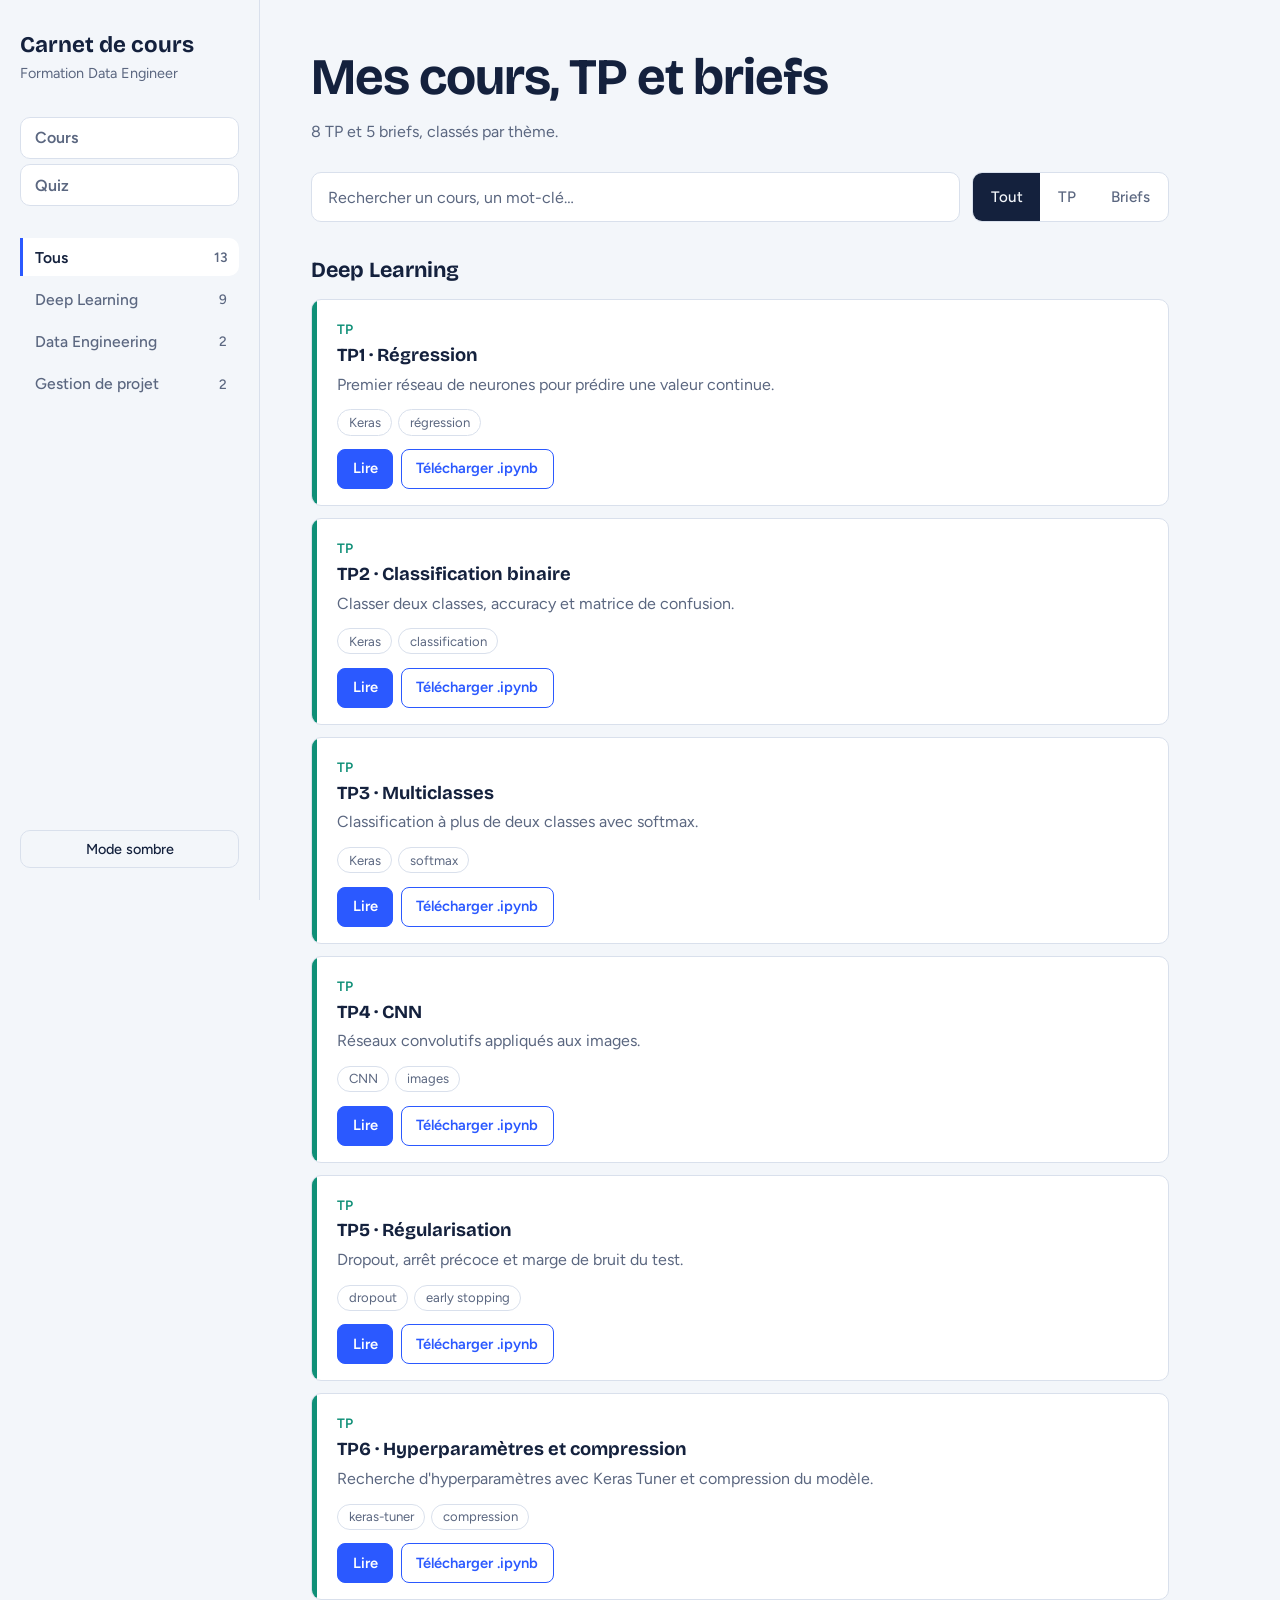
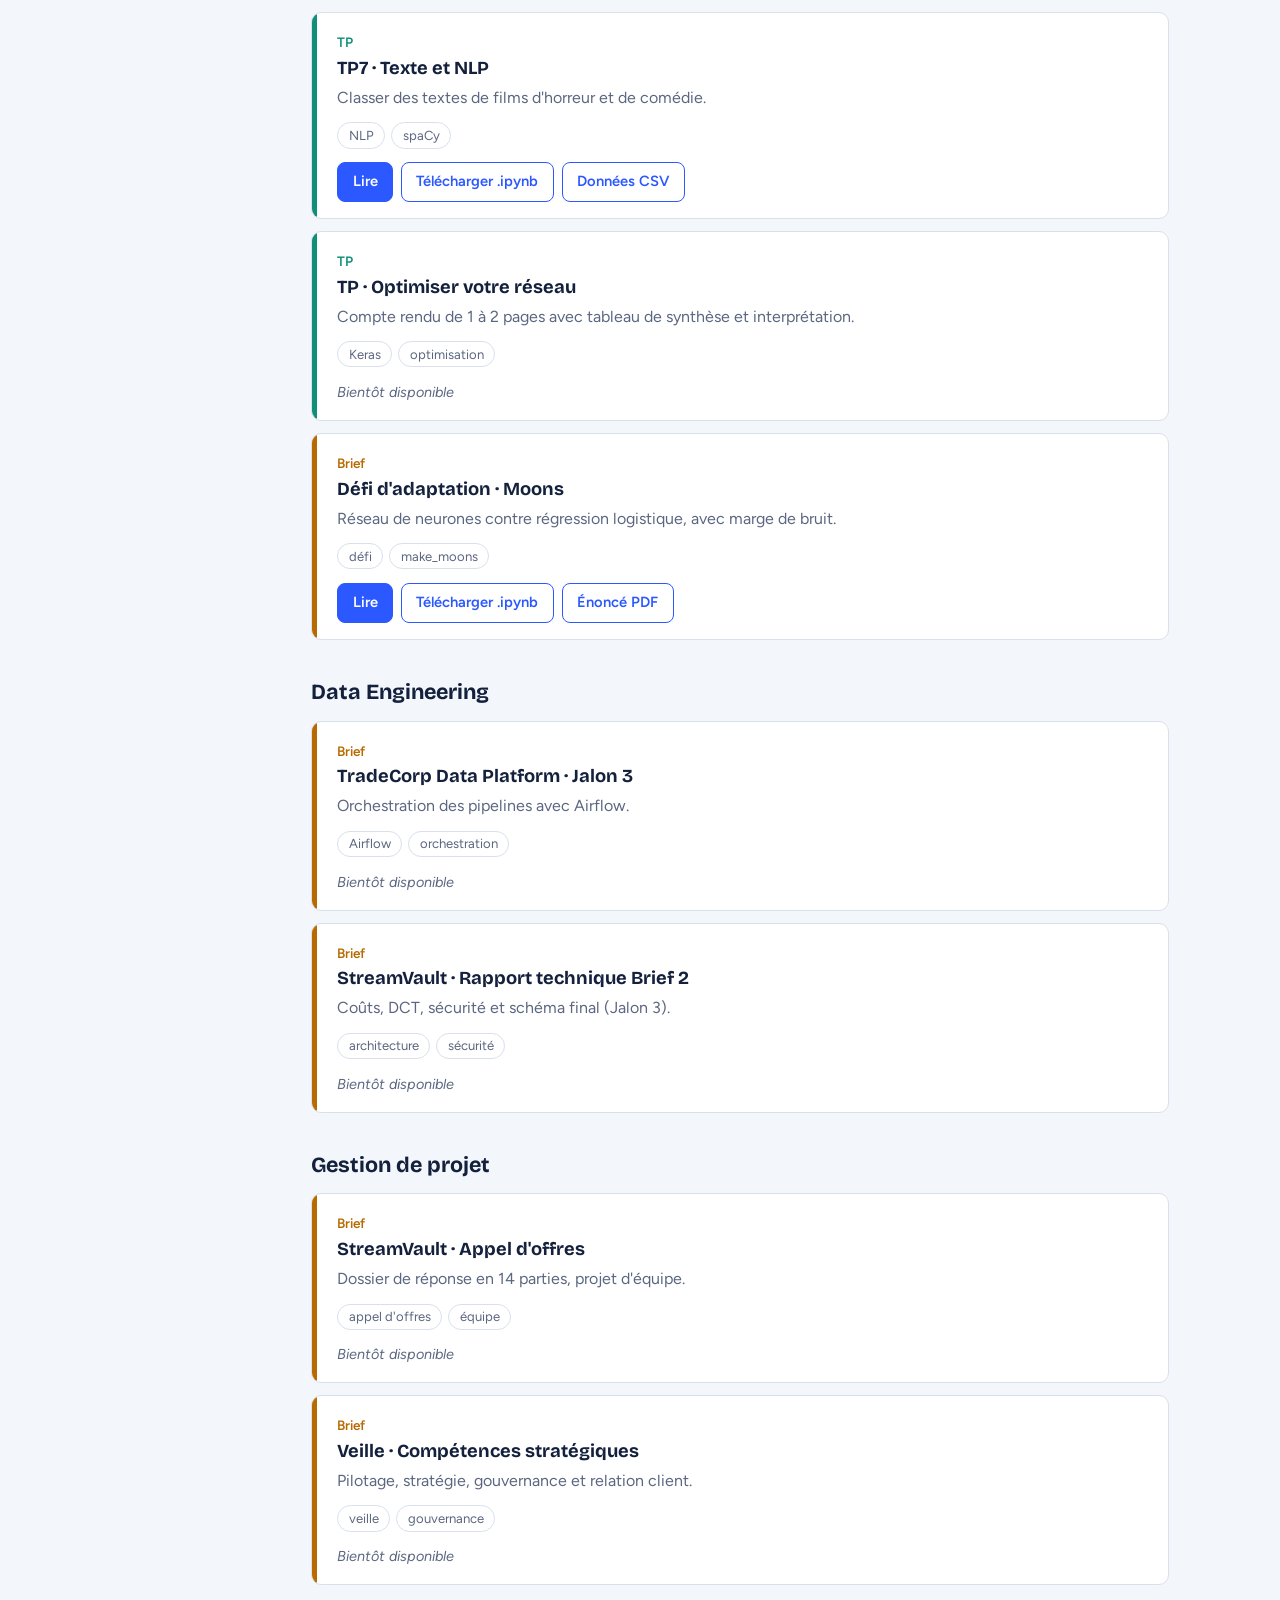
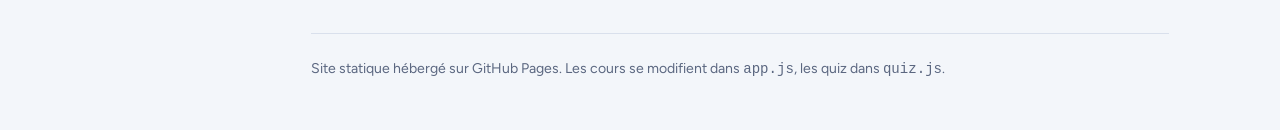
<file: index.html>
<!DOCTYPE html>
<html lang="fr">
<head>
<meta charset="utf-8">
<meta name="viewport" content="width=device-width, initial-scale=1">
<title>Mes cours · Karim Ryahi</title>
<meta name="description" content="Cours, TP, briefs et quiz de ma formation Data Engineer.">
<link rel="preconnect" href="https://fonts.googleapis.com">
<link rel="preconnect" href="https://fonts.gstatic.com" crossorigin>
<link href="https://fonts.googleapis.com/css2?family=Bricolage+Grotesque:opsz,wght@12..96,500;12..96,700&family=Figtree:wght@400;500;600&display=swap" rel="stylesheet">
<link rel="stylesheet" href="style.css">
</head>
<body>
<a class="skip" href="#contenu">Aller au contenu</a>
<div class="layout">
  <aside class="side">
    <div class="brand">
      <p class="brand-name">Carnet de cours</p>
      <p class="brand-sub">Formation Data Engineer</p>
    </div>
    <nav class="sections" aria-label="Parties du site">
      <a href="#cours" data-view="cours">Cours</a>
      <a href="#quiz" data-view="quiz">Quiz</a>
    </nav>
    <nav aria-label="Thèmes" id="themes" class="themes"></nav>
    <button class="mode" id="mode" type="button" aria-label="Changer le thème clair ou sombre">Mode sombre</button>
  </aside>

  <main class="main" id="contenu">
    <section id="view-cours">
      <header class="head">
        <h1>Mes cours, TP et briefs</h1>
        <p class="lede" id="stats"></p>
        <div class="tools">
          <label class="search">
            <span class="sr">Rechercher</span>
            <input id="q" type="search" placeholder="Rechercher un cours, un mot-clé…" autocomplete="off">
          </label>
          <div class="seg" role="group" aria-label="Type de contenu" id="types">
            <button type="button" data-type="all" aria-pressed="true">Tout</button>
            <button type="button" data-type="tp" aria-pressed="false">TP</button>
            <button type="button" data-type="brief" aria-pressed="false">Briefs</button>
          </div>
        </div>
      </header>
      <div id="liste" aria-live="polite"></div>
    </section>

    <section id="view-quiz" hidden>
      <header class="head">
        <h1>Quiz</h1>
        <p class="lede">Teste-toi sur chaque TP. Tu vois la correction après chaque réponse, et ton meilleur score est gardé dans ce navigateur.</p>
      </header>
      <div id="quiz-root" aria-live="polite"></div>
    </section>

    <footer class="foot">Site statique hébergé sur GitHub Pages. Les cours se modifient dans <code>app.js</code>, les quiz dans <code>quiz.js</code>.</footer>
  </main>
</div>
<script src="app.js"></script>
<script src="quiz.js"></script>
</body>
</html>
</file>
<file: style.css>
:root{
  --bg:#f3f6fa;--panel:#fff;--ink:#14213d;--muted:#5b6780;--line:#d9e0ec;
  --accent:#2b59ff;--tp:#0f8f77;--brief:#b86a00;--focus:#2b59ff;
  --r:10px;
}
:root[data-theme="dark"]{
  --bg:#0f1626;--panel:#172036;--ink:#e8edf8;--muted:#9aa7c2;--line:#27324f;
  --accent:#7d9bff;--tp:#3ccfb0;--brief:#f0a43c;--focus:#7d9bff;
}
@media (prefers-color-scheme:dark){
  :root:not([data-theme="light"]){
    --bg:#0f1626;--panel:#172036;--ink:#e8edf8;--muted:#9aa7c2;--line:#27324f;
    --accent:#7d9bff;--tp:#3ccfb0;--brief:#f0a43c;--focus:#7d9bff;
  }
}
*{box-sizing:border-box}
html{scroll-behavior:smooth}
body{margin:0;background:var(--bg);color:var(--ink);font:400 1rem/1.6 Figtree,system-ui,sans-serif}
h1,h2,h3,.brand-name{font-family:"Bricolage Grotesque",Figtree,system-ui,sans-serif;line-height:1.15;margin:0}
a{color:inherit}
:focus-visible{outline:3px solid var(--focus);outline-offset:2px;border-radius:6px}
.sr{position:absolute;width:1px;height:1px;overflow:hidden;clip:rect(0 0 0 0)}
.skip{position:absolute;left:-999px;top:0;background:var(--accent);color:#fff;padding:.5rem 1rem;z-index:10}
.skip:focus{left:0}

.layout{display:grid;grid-template-columns:260px 1fr;min-height:100vh}
.side{position:sticky;top:0;height:100vh;padding:2rem 1.25rem;border-right:1px solid var(--line);display:flex;flex-direction:column;gap:2rem;overflow:auto}
.brand-name{font-size:1.4rem;font-weight:700}
.brand-sub{margin:.25rem 0 0;color:var(--muted);font-size:.9rem}
.themes{display:flex;flex-direction:column;gap:.25rem}
.themes button{display:flex;justify-content:space-between;align-items:center;gap:.5rem;width:100%;text-align:left;
  background:none;border:0;border-left:3px solid transparent;color:var(--muted);font:500 .98rem Figtree,sans-serif;
  padding:.6rem .75rem;border-radius:0 var(--r) var(--r) 0;cursor:pointer}
.themes button:hover{background:var(--panel);color:var(--ink)}
.themes button[aria-pressed="true"]{border-left-color:var(--accent);background:var(--panel);color:var(--ink);font-weight:600}
.themes .n{font-size:.85rem;color:var(--muted)}
.mode{margin-top:auto;background:none;border:1px solid var(--line);color:var(--ink);padding:.55rem .9rem;border-radius:var(--r);font:500 .9rem Figtree,sans-serif;cursor:pointer}
.mode:hover{border-color:var(--accent)}

.main{padding:3rem clamp(1rem,4vw,3.5rem);max-width:960px;width:100%}
.head h1{font-size:clamp(2rem,5vw,3.2rem);font-weight:700;letter-spacing:-.02em}
.lede{color:var(--muted);margin:.75rem 0 1.75rem;max-width:60ch}
.tools{display:flex;flex-wrap:wrap;gap:.75rem;margin-bottom:2.25rem}
.search{flex:1 1 260px}
.search input{width:100%;padding:.7rem 1rem;background:var(--panel);border:1px solid var(--line);border-radius:var(--r);color:var(--ink);font:inherit}
.search input::placeholder{color:var(--muted)}
.seg{display:inline-flex;border:1px solid var(--line);border-radius:var(--r);overflow:hidden;background:var(--panel)}
.seg button{border:0;background:none;color:var(--muted);font:500 .95rem Figtree,sans-serif;padding:.7rem 1.1rem;cursor:pointer}
.seg button[aria-pressed="true"]{background:var(--ink);color:var(--bg)}

.group{margin-bottom:2.5rem}
.group h2{font-size:1.35rem;margin-bottom:1rem}
.item{display:grid;grid-template-columns:5px 1fr;background:var(--panel);border:1px solid var(--line);border-radius:var(--r);margin-bottom:.75rem;overflow:hidden}
.item.tp .bar{background:var(--tp)}
.item.brief .bar{background:var(--brief)}
.body{padding:1rem 1.25rem}
.kind{font-size:.85rem;font-weight:600}
.item.tp .kind{color:var(--tp)}
.item.brief .kind{color:var(--brief)}
.body h3{font-size:1.15rem;margin:.2rem 0 .35rem}
.body p{margin:0 0 .75rem;color:var(--muted);max-width:68ch}
.tags{display:flex;flex-wrap:wrap;gap:.4rem;margin-bottom:.85rem}
.tags span{font-size:.82rem;border:1px solid var(--line);border-radius:999px;padding:.1rem .65rem;color:var(--muted)}
.links{display:flex;flex-wrap:wrap;gap:.5rem}
.links a{text-decoration:none;font-weight:600;font-size:.92rem;padding:.45rem .9rem;border-radius:8px;border:1px solid var(--accent);color:var(--accent)}
.links a:first-child{background:var(--accent);color:#fff}
:root[data-theme="dark"] .links a:first-child{color:#0f1626}
@media (prefers-color-scheme:dark){:root:not([data-theme="light"]) .links a:first-child{color:#0f1626}}
.links a:hover{filter:brightness(1.1)}
.soon{font-size:.9rem;color:var(--muted);font-style:italic}
.empty{padding:2rem;border:1px dashed var(--line);border-radius:var(--r);color:var(--muted)}
.foot{margin-top:3rem;padding-top:1.5rem;border-top:1px solid var(--line);color:var(--muted);font-size:.88rem}

@media (max-width:820px){
  .layout{grid-template-columns:1fr}
  .side{position:static;height:auto;border-right:0;border-bottom:1px solid var(--line);padding:1rem;gap:.75rem;flex-direction:row;flex-wrap:wrap;align-items:center}
  .brand{flex:1}
  .brand-sub{display:none}
  .mode{margin:0}
  .themes{flex-direction:row;overflow-x:auto;width:100%;order:3;padding-bottom:.25rem}
  .themes button{white-space:nowrap;width:auto;border-left:0;border-bottom:3px solid transparent;border-radius:var(--r) var(--r) 0 0}
  .themes button[aria-pressed="true"]{border-bottom-color:var(--accent)}
  .main{padding:1.75rem 1rem}
}
@media (prefers-reduced-motion:reduce){html{scroll-behavior:auto}}

/* ---- Parties Cours / Quiz ---- */
.themes[hidden]{display:none}
.sections{display:flex;flex-direction:column;gap:.35rem}
.sections a{text-decoration:none;font:600 1rem Figtree,sans-serif;padding:.65rem .9rem;border-radius:var(--r);border:1px solid var(--line);background:var(--panel);color:var(--muted)}
.sections a[aria-current="page"]{background:var(--ink);border-color:var(--ink);color:var(--bg)}
.qcards{display:grid;grid-template-columns:repeat(auto-fill,minmax(250px,1fr));gap:.9rem}
.qcard{text-align:left;font:inherit;color:var(--ink);background:var(--panel);border:1px solid var(--line);border-top:4px solid var(--accent);border-radius:var(--r);padding:1.1rem 1.25rem;cursor:pointer;display:flex;flex-direction:column;gap:.3rem}
.qcard:hover{border-color:var(--accent)}
.qcard .kind{color:var(--accent)}
.qcard h3{font-size:1.2rem;margin:0}
.qmeta{color:var(--muted);font-size:.9rem}
.qtop{display:flex;justify-content:space-between;align-items:center;gap:1rem;color:var(--muted);font-size:.92rem;margin-bottom:.75rem}
.ghost{background:none;border:1px solid var(--line);color:var(--ink);border-radius:8px;padding:.4rem .8rem;font:500 .9rem Figtree,sans-serif;cursor:pointer}
.bartrack{height:6px;background:var(--line);border-radius:99px;overflow:hidden;margin-bottom:1.5rem}
.bartrack div{height:100%;background:var(--accent);transition:width .3s}
.qq{font-size:clamp(1.3rem,3vw,1.7rem);margin-bottom:1.25rem;max-width:42ch}
.opts{display:grid;gap:.6rem}
.opt{text-align:left;font:500 1rem Figtree,sans-serif;color:var(--ink);background:var(--panel);border:1px solid var(--line);border-radius:var(--r);padding:.9rem 1.1rem;cursor:pointer}
.opt:hover:not(:disabled){border-color:var(--accent)}
.opt:disabled{cursor:default}
.opt.ok{border-color:var(--tp);box-shadow:inset 4px 0 0 var(--tp)}
.opt.ko{border-color:#d64545;box-shadow:inset 4px 0 0 #d64545}
.expl{margin:1.1rem 0;padding:.9rem 1.1rem;border-radius:var(--r);background:var(--panel);border:1px solid var(--line);max-width:68ch}
.next,.result .links a{background:var(--accent);color:#fff;border:0;border-radius:8px;padding:.7rem 1.2rem;font:600 .95rem Figtree,sans-serif;cursor:pointer;text-decoration:none}
:root[data-theme="dark"] .next,:root[data-theme="dark"] .result .links a{color:#0f1626}
.result h2{font-size:3.5rem;margin-bottom:.25rem}
.result p{color:var(--muted)}
.result .links a:last-child{background:none;border:1px solid var(--accent);color:var(--accent)}
@media (max-width:820px){.sections{flex-direction:row;order:2;width:100%}.sections a{flex:1;text-align:center}.themes{order:3}}
</file>
